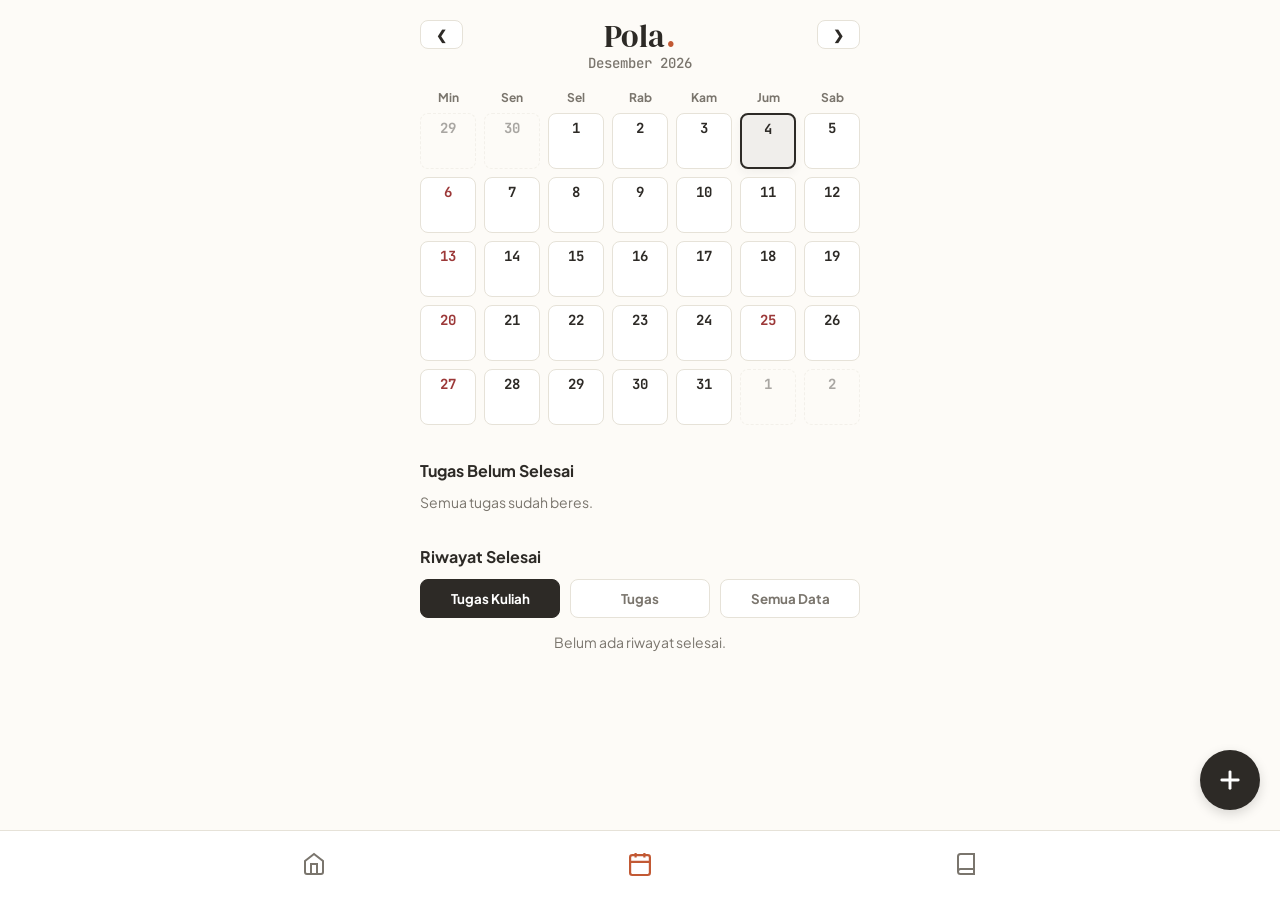
<file: kalender.html>
<!DOCTYPE html>
<html lang="id">
<head>
    <meta charset="UTF-8">
    <meta name="viewport" content="width=device-width, initial-scale=1.0">
    <title>Pola - Kalender</title>
    <link rel="stylesheet" href="style.css">
    <link rel="icon" type="image/png" href="img/logo.png">
    <link rel="manifest" href="manifest.json">
</head>
<body>
    <!-- ANIMASI INTRO -->
    <div id="intro-screen">
        <video id="intro-video" src="img/intro.mp4" autoplay muted playsinline></video>
    </div>

    <div class="app-container">
        
        <div class="calendar-header">
            <button class="btn-prev" onclick="changeMonth(-1)">&#10094;</button>
            <div style="position: relative; cursor: pointer; text-align: center; display: flex; flex-direction: column; align-items: center; width: 100%;">
                <h1 class="brand-title" style="margin-bottom: 2px;">Pola<span class="brand-dot">.</span></h1>
                <p id="month-display-text" style="color: var(--text-muted); font-size: 14px; font-weight: 500;"></p>
                <input type="month" id="native-month-picker" style="position: absolute; top:0; left:0; width:100%; height:100%; opacity:0; cursor: pointer;">
            </div>
            <button class="btn-next" onclick="changeMonth(1)">&#10095;</button>
        </div>

        <div class="calendar-grid" id="calendar-grid"></div>

        <div class="upcoming-container">
            <h2 class="section-title">Tugas Belum Selesai</h2>
            <div id="upcoming-list"></div>
        </div>

        <div class="history-container">
            <h2 class="section-title">Riwayat Selesai</h2>
            <div class="history-tabs">
                <button class="tab-btn active" id="tab-tk" onclick="renderHistory('Tugas Kuliah')">Tugas Kuliah</button>
                <button class="tab-btn" id="tab-tb" onclick="renderHistory('Tugas')">Tugas</button>
                <button class="tab-btn" id="tab-semua" onclick="renderHistory('Semua')">Semua Data</button>
            </div>
            <div id="history-list"></div>
        </div>

        <div class="fab-container">
            <div class="fab-menu" id="fab-menu">
                <button onclick="openModal('Tugas')">Tugas</button>
                <button onclick="openModal('Libur')">Libur</button>
                <button onclick="openModal('Kuliah')">Kuliah</button>
                <button onclick="openModal('Tugas Kuliah')">Tugas Kuliah</button>
            </div>
            <div class="fab" onclick="toggleFabMenu()"></div>
        </div>
    </div>
    
    <div class="modal-overlay" id="day-detail-modal">
        <div class="modal">
            <h2 id="detail-date-title" style="font-size: 16px; margin-bottom: 15px;">Jadwal</h2>
            <div id="detail-list" style="margin-bottom: 20px; max-height: 50vh; overflow-y: auto;"></div>
            <div class="modal-btns"><button onclick="closeModal('day-detail-modal')" class="btn-save">Tutup</button></div>
        </div>
    </div>

    <div class="modal-overlay" id="reschedule-modal">
        <div class="modal">
            <h2 style="font-size: 16px;">Ubah Jadwal Ini</h2>
            <p style="font-size: 12px; color: var(--text-muted); margin-bottom: 15px;">(Hanya mengubah hari ini, minggu depan tetap normal)</p>
            <input type="hidden" id="res-matkulId">
            <input type="hidden" id="res-originalDate">
            <label>Pindah ke Tanggal</label><input type="date" id="res-date">
            <label>Ubah Jam</label><input type="time" id="res-time">
            <label>Ubah Jam Selesai</label><input type="time" id="res-time-end">
            <label>Ubah Ruangan / Via</label><input type="text" id="res-ruang">
            <label>Dosen Pengganti</label><input type="text" id="res-dosen">
            <div class="modal-btns">
                <button onclick="closeModal('reschedule-modal')" class="btn-cancel">Batal</button>
                <button class="btn-save" onclick="saveReschedule()">Simpan</button>
            </div>
        </div>
    </div>

    <!-- MODAL INSERT UTAMA -->
    <div class="modal-overlay" id="insert-modal">
        <div class="modal">
            <h2 id="modal-title">Tambah</h2>
            <form id="insert-form">
                <input type="hidden" id="current-category">
                
                <div id="field-nama-kegiatan"><label>Nama Kegiatan *</label><input type="text" id="new-task-name"></div>
                
                <div id="field-matkul-dropdown" style="display:none;">
                    <label>Mata Kuliah *</label><select id="task-matkul-select"></select>
                </div>
                
                <div id="field-pengumpulan" style="display:none;"><label>Pengumpulan</label><input type="text" id="task-via"></div>
                <div id="field-ruangan" style="display:none;"><label>Ruangan</label><input type="text" id="new-task-ruang"></div>

                <div id="field-rutinitas-hari" style="display: none;">
                    <label>Pilih Hari Rutinitas *</label>
                    <div class="checkbox-group">
                        <label><input type="checkbox" name="routine-days" value="Senin">Sen</label>
                        <label><input type="checkbox" name="routine-days" value="Selasa">Sel</label>
                        <label><input type="checkbox" name="routine-days" value="Rabu">Rab</label>
                        <label><input type="checkbox" name="routine-days" value="Kamis">Kam</label>
                        <label><input type="checkbox" name="routine-days" value="Jumat">Jum</label>
                        <label><input type="checkbox" name="routine-days" value="Sabtu">Sab</label>
                        <label><input type="checkbox" name="routine-days" value="Minggu">Min</label>
                    </div>
                </div>

                <div id="field-tanggal"><label>Tanggal Mulai *</label><input type="date" id="new-task-date"></div>
                <div id="field-tanggal-selesai" style="display: none;"><label>Tanggal Selesai (Opsional)</label><input type="date" id="new-task-date-end"></div>
                
                <div style="display: flex; gap: 10px;">
                    <div id="field-jam" style="width: 100%;"><label>Jam Mulai *</label><input type="time" id="new-task-time"></div>
                    <div id="field-jam-selesai" style="display:none; width: 100%;"><label>Jam Selesai</label><input type="time" id="new-task-time-end"></div>
                </div>
                
                <div id="field-desc"><label>Deskripsi (Opsional)</label><textarea id="new-task-desc" rows="2"></textarea></div>
                
                <div id="field-warna" style="display: none;">
                    <label>Warna Penanda</label>
                    <div class="color-swatches" id="color-swatches-container">
                        <div class="swatch" data-color="#4A7C59" style="background-color: #4A7C59;"></div>
                        <div class="swatch" data-color="#364958" style="background-color: #364958;"></div>
                        <div class="swatch" data-color="#A36B69" style="background-color: #A36B69;"></div>
                        <div class="swatch" data-color="#795C48" style="background-color: #795C48;"></div>
                        <div class="swatch" data-color="#3E5A47" style="background-color: #3E5A47;"></div>
                        <div class="swatch" data-color="#723D46" style="background-color: #723D46;"></div>
                        <div class="swatch" data-color="#5A4A6F" style="background-color: #5A4A6F;"></div>
                        <div class="swatch" data-color="#5F7485" style="background-color: #5F7485;"></div>
                        <div class="swatch" data-color="#AD6A51" style="background-color: #AD6A51;"></div>
                        <div class="swatch" data-color="#8C6239" style="background-color: #8C6239;"></div>
                    </div>
                    <input type="hidden" id="new-task-color" value="#4A7C59">
                </div>
            </form>
            <div class="modal-btns">
                <button onclick="closeModal('insert-modal')" class="btn-cancel">Batal</button>
                <button class="btn-save" onclick="saveNewTask()">Simpan</button>
            </div>
        </div>
    </div>

    <nav class="bottom-nav">
        <a href="index.html" class="nav-item"><svg viewBox="0 0 24 24"><path d="M3 9l9-7 9 7v11a2 2 0 0 1-2 2H5a2 2 0 0 1-2-2z"></path><polyline points="9 22 9 12 15 12 15 22"></polyline></svg></a>
        <a href="kalender.html" class="nav-item active"><svg viewBox="0 0 24 24"><rect x="3" y="4" width="18" height="18" rx="2" ry="2"></rect><line x1="16" y1="2" x2="16" y2="6"></line><line x1="8" y1="2" x2="8" y2="6"></line><line x1="3" y1="10" x2="21" y2="10"></line></svg></a>
        <a href="matkul.html" class="nav-item"><svg viewBox="0 0 24 24"><path d="M4 19.5A2.5 2.5 0 0 1 6.5 17H20"></path><path d="M6.5 2H20v20H6.5A2.5 2.5 0 0 1 4 19.5v-15A2.5 2.5 0 0 1 6.5 2z"></path></svg></a>
    </nav>
    <script src="script.js"></script>
</body>
</html>
</file>
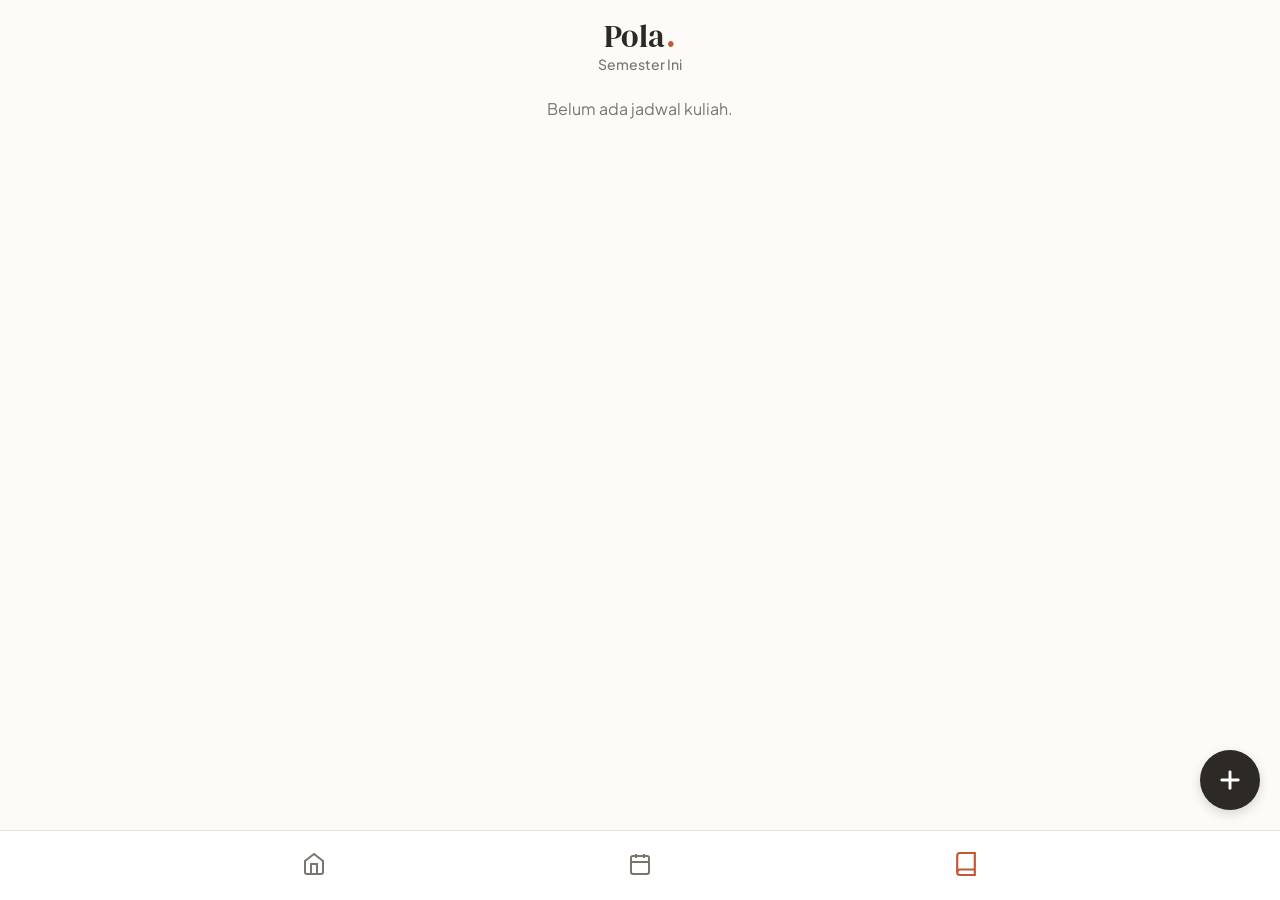
<file: matkul.html>
<!DOCTYPE html>
<html lang="id">
<head>
    <meta charset="UTF-8">
    <meta name="viewport" content="width=device-width, initial-scale=1.0">
    <title>Pola - Kuliah</title>
    <link rel="icon" type="image/png" href="img/logo.png">
    <link rel="manifest" href="manifest.json">
    <link rel="stylesheet" href="style.css">
</head>
<body>
    <div class="app-container">
        <header><h1 class="brand-title">Pola<span class="brand-dot">.</span></h1><p>Semester Ini</p></header>
        <div id="matkul-list"></div>
        <div class="fab-container">
            <div class="fab" onclick="openMatkulModal()"></div>
        </div>
    </div>

    <div class="modal-overlay" id="matkul-modal">
        <div class="modal">
            <h2>Data Kuliah</h2>
            <form id="matkul-form">
                <label>Nama Kuliah *</label><input type="text" id="m-name">
                <label>Hari *</label>
                <select id="m-hari">
                    <option value="Senin">Senin</option><option value="Selasa">Selasa</option>
                    <option value="Rabu">Rabu</option><option value="Kamis">Kamis</option>
                    <option value="Jumat">Jumat</option><option value="Sabtu">Sabtu</option>
                </select>
                <div style="display: flex; gap: 10px;">
                    <div style="width: 50%;"><label>Jam Mulai *</label><input type="time" id="m-jamMulai"></div>
                    <div style="width: 50%;"><label>Jam Selesai</label><input type="time" id="m-jamSelesai"></div>
                </div>
                <label>Dosen Pengampu</label><input type="text" id="m-dosen">
                <label>Ruangan</label><input type="text" id="m-ruangan">
            </form>
            <div class="modal-btns">
                <button onclick="closeModal('matkul-modal')" class="btn-cancel">Batal</button>
                <button class="btn-save" onclick="saveMatkul()">Simpan</button>
            </div>
        </div>
    </div>

    <nav class="bottom-nav">
        <a href="index.html" class="nav-item"><svg viewBox="0 0 24 24"><path d="M3 9l9-7 9 7v11a2 2 0 0 1-2 2H5a2 2 0 0 1-2-2z"></path><polyline points="9 22 9 12 15 12 15 22"></polyline></svg></a>
        <a href="kalender.html" class="nav-item"><svg viewBox="0 0 24 24"><rect x="3" y="4" width="18" height="18" rx="2" ry="2"></rect><line x1="16" y1="2" x2="16" y2="6"></line><line x1="8" y1="2" x2="8" y2="6"></line><line x1="3" y1="10" x2="21" y2="10"></line></svg></a>
        <a href="matkul.html" class="nav-item active"><svg viewBox="0 0 24 24"><path d="M4 19.5A2.5 2.5 0 0 1 6.5 17H20"></path><path d="M6.5 2H20v20H6.5A2.5 2.5 0 0 1 4 19.5v-15A2.5 2.5 0 0 1 6.5 2z"></path></svg></a>
    </nav>
    <script src="script.js"></script>
</body>
</html>
</file>
<file: style.css>
@import url('https://fonts.googleapis.com/css2?family=DM+Serif+Display&family=JetBrains+Mono:wght@400;600;700&family=Plus+Jakarta+Sans:wght@400;500;600;700;800&display=swap');

:root {
    --bg-main: #FDFBF7;       
    --bg-card: #FFFFFF;       
    --text-main: #2D2A26;     
    --text-muted: #7A756D;    
    
    --nav-bg: #FFFFFF;        
    --btn-primary: #C25934;   
    --btn-skip: #E6E2D8;      
    --border-line: #E6E2D8;   

    --color-kuliah: #4A6274;  
    --color-tugas: #6B4C7A;   
    --color-acara: #6B705C;   
    --color-rutin: #C08552;   
    --color-salat: #8A817C;   
    --color-minggu: #9C3838;  

    --user-teal: #4A7C59;     
    --user-navy: #364958;     
    --user-rose: #A36B69;     
    --user-mocha: #795C48;    
    --user-forest: #3E5A47;   
    --user-wine: #723D46;     
    --user-eggplant: #5A4A6F; 
    --user-steel: #5F7485;    
    --user-copper: #AD6A51;   
    --user-bronze: #8C6239;   
    
    --alert-brutal: #B23A3A;  
    --state-dimmed: #E5E5E5;  

    --font-ui: 'Plus Jakarta Sans', sans-serif;
    --font-logo: 'DM Serif Display', serif;
    --font-mono: 'JetBrains Mono', monospace;
}

* { box-sizing: border-box; margin: 0; padding: 0; font-family: var(--font-ui); }
body { background-color: var(--bg-main); color: var(--text-main); display: flex; justify-content: center; }
.app-container { width: 100%; max-width: 480px; min-height: 100vh; padding: 20px; padding-bottom: 100px; }

header { text-align: center; margin-bottom: 25px; }

.brand-title { font-family: var(--font-logo); font-size: 32px; font-weight: 400; margin-bottom: 5px; color: var(--text-main); letter-spacing: 0.5px; line-height: 1; }
.brand-dot { font-family: var(--font-logo); color: var(--btn-primary); }

.time-badge, .countdown-badge, .day-number, .card-header small, input[type="time"], input[type="date"], #month-display-text, #detail-date-title { 
    font-family: var(--font-mono); 
}

header p { color: var(--text-muted); font-size: 14px; font-weight: 500; margin-top: -2px; }
.section-title { font-size: 16px; font-weight: 700; margin-bottom: 12px; color: var(--text-main); }
.svg-icon { vertical-align: text-bottom; width: 14px; height: 14px; margin-right: 4px; }

.fab-container { position: fixed; bottom: 90px; right: 20px; display: flex; flex-direction: column; align-items: flex-end; z-index: 10; }
.fab-menu { display: none; flex-direction: column; gap: 10px; margin-bottom: 15px; align-items: flex-end; }
.fab-menu button { background-color: var(--bg-card); color: var(--text-main); border: 1px solid var(--border-line); padding: 10px 16px; border-radius: 20px; box-shadow: 0 4px 6px rgba(0,0,0,0.05); font-size: 14px; font-weight: 600; cursor: pointer; }
.fab { background-color: var(--text-main); color: #FFF; width: 60px; height: 60px; border-radius: 50%; display: flex; justify-content: center; align-items: center; box-shadow: 0 4px 12px rgba(0,0,0,0.15); cursor: pointer; transition: 0.2s; }
.fab:active { transform: scale(0.95); }

.bottom-nav { position: fixed; bottom: 0; left: 0; width: 100%; height: 70px; background-color: var(--nav-bg); display: flex; justify-content: space-evenly; align-items: center; z-index: 9; border-top: 1px solid var(--border-line); }
.nav-item svg { width: 24px; height: 24px; stroke: var(--text-muted); fill: none; stroke-width: 2; transition: 0.2s; margin-right: 0; }
.nav-item.active svg { stroke: var(--btn-primary); transform: scale(1.1); }

.calendar-header { display: flex; justify-content: center; align-items: flex-start; margin-bottom: 15px; position: relative; min-height: 55px; }
.calendar-header button { position: absolute; top: 0; background: var(--bg-card); color: var(--text-main); border: 1px solid var(--border-line); border-radius: 8px; padding: 5px 15px; font-weight: bold; cursor: pointer; z-index: 2; }
.calendar-header button.btn-prev { left: 0; }
.calendar-header button.btn-next { right: 0; }

.calendar-grid { display: grid; grid-template-columns: repeat(7, 1fr); gap: 8px; }
.day-name { text-align: center; font-size: 12px; color: var(--text-muted); font-weight: 700; }
.day-cell { background-color: var(--bg-card); border-radius: 8px; aspect-ratio: 1/1; display: flex; flex-direction: column; align-items: center; padding: 5px; cursor: pointer; border: 1px solid var(--border-line); transition: 0.2s; }
.day-cell:active { transform: scale(0.95); }
.day-cell.dimmed { opacity: 0.4; background-color: transparent; border-style: dashed; }
.day-number { font-size: 14px; font-weight: 700; color: var(--text-main); }

/* WARNA TANGGAL MERAH TETAP MENANG */
.day-number.sunday-red { color: var(--color-minggu) !important; }

.event-pill-container { width: 100%; height: 6px; padding: 0 4px; margin-top: auto; margin-bottom: 2px; }
.event-pill { width: 100%; height: 100%; border-radius: 4px; }

/* PENANDA HARI INI (Blok Transparan Lembut) */
.day-cell.today-highlight {
    background-color: rgba(45, 42, 38, 0.06); 
    border: 2px solid var(--text-main); 
    box-shadow: 0 4px 10px rgba(45, 42, 38, 0.05);
}

.card { background-color: var(--bg-card); border-radius: 12px; margin-bottom: 12px; cursor: pointer; transition: 0.2s; overflow: hidden; box-shadow: 0 4px 14px rgba(0,0,0,0.05); border: 1px solid var(--border-line); }
.card:active { transform: scale(0.98); }
.card-header { padding: 14px 16px; display: flex; flex-direction: column; gap: 8px; color: white; }
.card-header-top { display: flex; justify-content: space-between; align-items: flex-start; width: 100%; }
.card-title-group { display: flex; align-items: flex-start; gap: 8px; }
.card-header h3 { font-size: 15px; margin: 0; font-weight: 700; transition: 0.2s; line-height: 1.2; }
.card-header small { display: flex; align-items: center; margin-top: 4px; }
.card-header .time-badge { font-size: 12px; font-weight: 600; opacity: 0.9; margin-top: 2px; }
.dimmed-text { text-decoration: line-through; color: var(--state-dimmed) !important; }
.tag-pill { background: rgba(255, 255, 255, 0.25); border: 1px solid rgba(255, 255, 255, 0.4); padding: 3px 8px; border-radius: 12px; font-size: 10px; font-weight: 700; letter-spacing: 0.5px; text-transform: uppercase; white-space: nowrap; height: fit-content; }

.check-btn { background: transparent; border: none; cursor: pointer; opacity: 0.9; transition: 0.2s; display: flex; align-items: center; padding: 0; margin-top: -1px; }
.check-btn:active { transform: scale(0.9); opacity: 1; }

.card-detail { display: none; padding: 16px; background-color: var(--bg-card); color: var(--text-main); }
.card-detail.show { display: block; }
.detail-grid { display: grid; grid-template-columns: 1fr 1fr; gap: 12px; }
.detail-item { display: flex; align-items: flex-start; font-size: 13px; font-weight: 600; color: var(--text-main); }
.detail-item span { display: block; font-size: 10px; color: var(--text-muted); text-transform: uppercase; letter-spacing: 0.5px; font-weight: 700; margin-bottom: 2px; }

.card-actions { display: flex; justify-content: flex-end; gap: 8px; margin-top: 15px; padding-top: 15px; border-top: 1px dashed var(--border-line); }
.icon-btn { background: var(--bg-main); color: var(--text-main); border: 1px solid var(--border-line); padding: 8px 12px; border-radius: 8px; cursor: pointer; display: flex; align-items: center; font-size: 12px; font-weight: 700; }
.icon-btn.delete { color: var(--alert-brutal); border-color: #F7E5E5; background: #FDF4F4; }
.card-actions.three-btns { justify-content: space-between; }
.card-actions.three-btns > div { display: flex; gap: 8px; }

.countdown-badge { background: #FFFFFF; color: var(--text-main); padding: 4px 10px; border-radius: 12px; font-size: 11px; font-weight: 800; display: inline-block; white-space: nowrap; align-self: center; box-shadow: 0 2px 4px rgba(0,0,0,0.1); }
.countdown-alert { color: var(--alert-brutal); }
.upcoming-container, .history-container { margin-top: 35px; }
.history-tabs { display: flex; gap: 10px; margin-bottom: 15px; margin-top: 10px; }
.tab-btn { flex: 1; background: var(--bg-card); color: var(--text-muted); border: 1px solid var(--border-line); padding: 10px; border-radius: 8px; font-weight: bold; cursor: pointer; }
.tab-btn.active { background: var(--text-main); color: white; border-color: var(--text-main); }

.modal-overlay { position: fixed; top: 0; left: 0; width: 100%; height: 100%; background: rgba(45, 42, 38, 0.6); display: none; justify-content: center; align-items: center; z-index: 20; backdrop-filter: blur(2px); }
.modal { background-color: var(--bg-card); padding: 24px; border-radius: 16px; width: 90%; max-width: 360px; max-height: 85vh; overflow-y: auto; }
.modal h2 { color: var(--text-main); font-weight: 800; margin-bottom: 10px; }
.modal label { font-size: 12px; color: var(--text-muted); font-weight: 700; display: block; margin-bottom: 4px; margin-top: 12px; }
.modal input, .modal select, .modal textarea { width: 100%; padding: 12px; border-radius: 8px; border: 1px solid var(--border-line); background-color: var(--bg-main); color: var(--text-main); font-weight: 500; }
.modal input[type="color"] { height: 40px; padding: 2px; }
.modal-btns { margin-top: 25px; display: flex; justify-content: flex-end; gap: 10px; }
.modal-btns button { padding: 10px 16px; border-radius: 8px; border: none; font-weight: 700; cursor: pointer; }
.btn-save { background-color: var(--btn-primary); color: white; }
.btn-cancel { background-color: var(--btn-skip); color: var(--text-main); }

.checkbox-group { display: grid; grid-template-columns: repeat(3, 1fr); gap: 8px; margin-top: 8px; margin-bottom: 15px; }
.checkbox-group label { background: var(--bg-main); padding: 8px; border-radius: 8px; font-size: 12px; font-weight: 600; display: flex; align-items: center; justify-content: center; gap: 6px; cursor: pointer; border: 1px solid var(--border-line); }
.checkbox-group input { accent-color: var(--btn-primary); }

.color-swatches { display: flex; flex-wrap: wrap; gap: 12px; margin-top: 8px; }
.swatch { width: 32px; height: 32px; border-radius: 50%; cursor: pointer; transition: 0.2s; position: relative; }
.swatch:hover { transform: scale(1.1); }
.swatch.selected { outline: 2px solid var(--text-main); outline-offset: 3px; transform: scale(1.05); }

/* --- ANIMASI INTRO --- */
#intro-screen {
    position: fixed; top: 0; left: 0; width: 100%; height: 100%;
    background-color: var(--bg-main); z-index: 9999;
    display: flex; justify-content: center; align-items: center;
    transition: opacity 0.5s ease, visibility 0.5s ease;
}
#intro-screen video { width: 100%; max-width: 480px; height: 100%; object-fit: cover; }
.intro-hidden { opacity: 0; visibility: hidden; pointer-events: none; }
</file>
